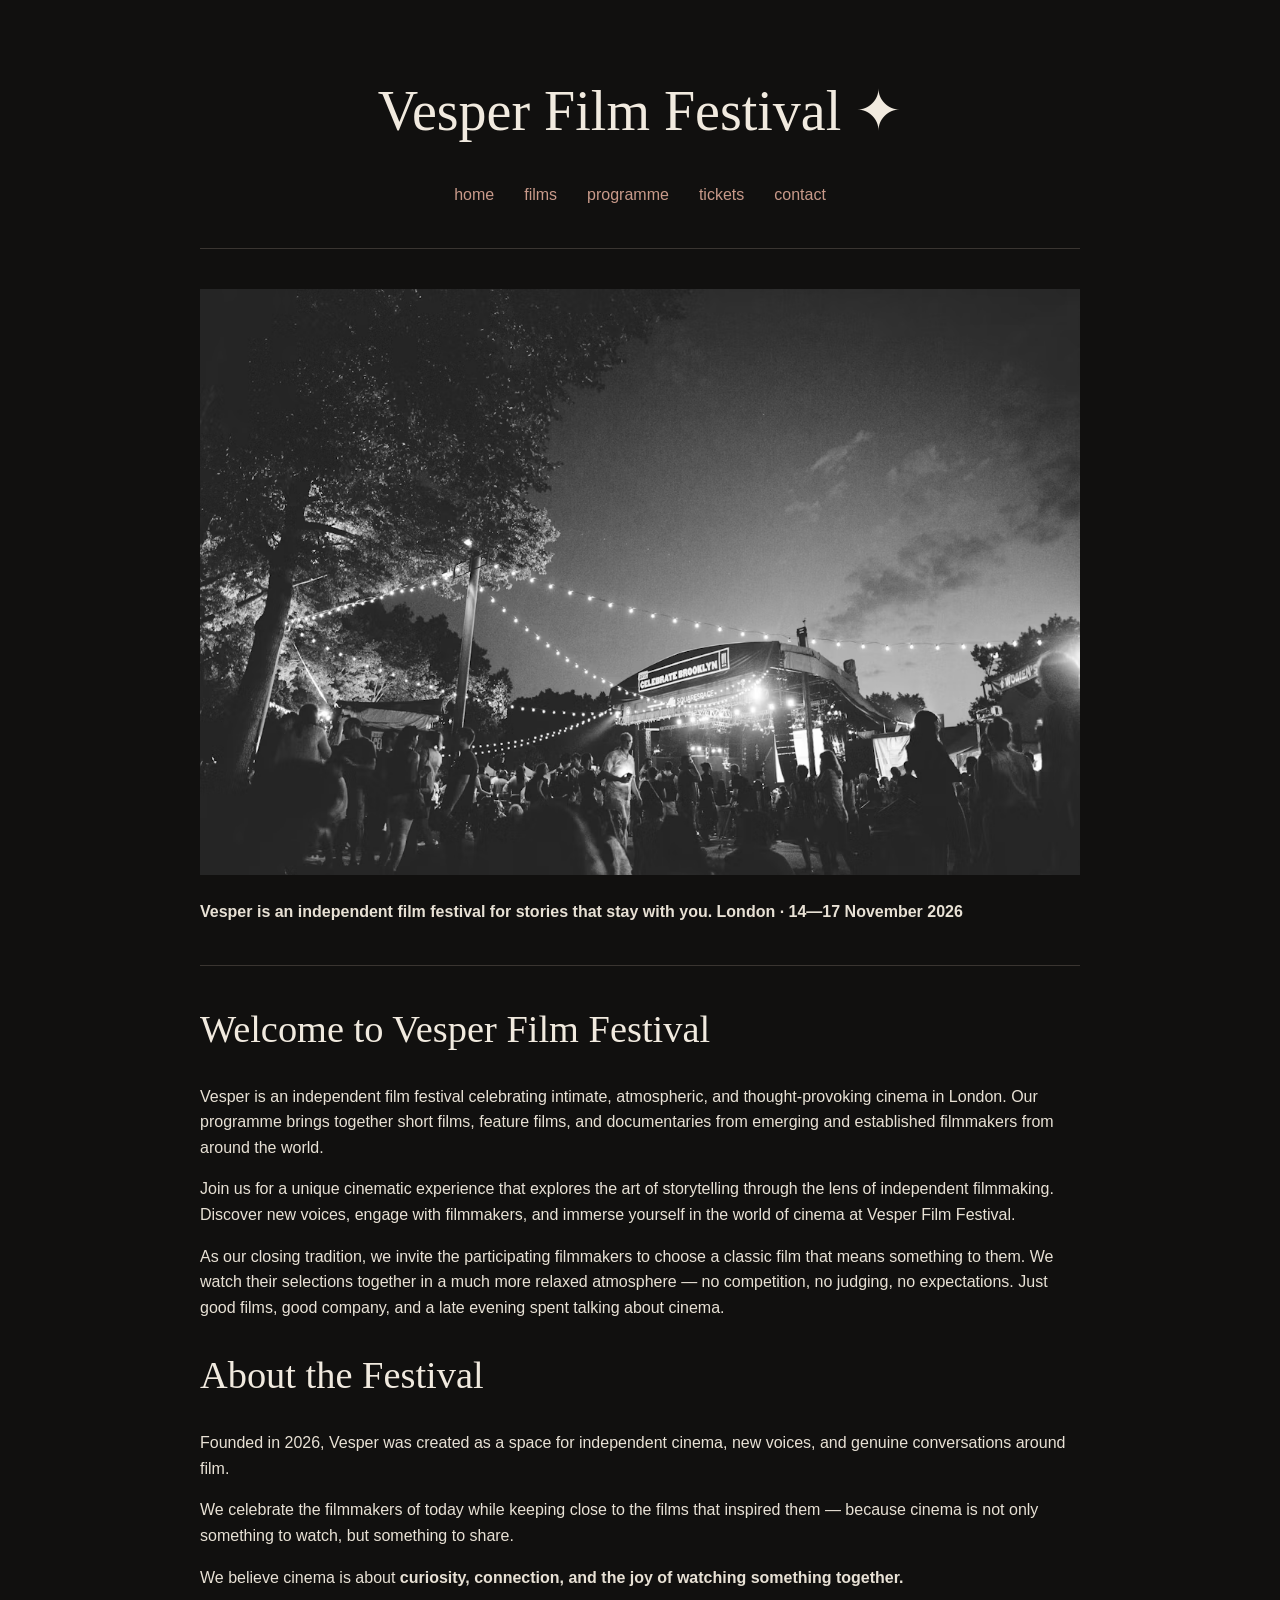
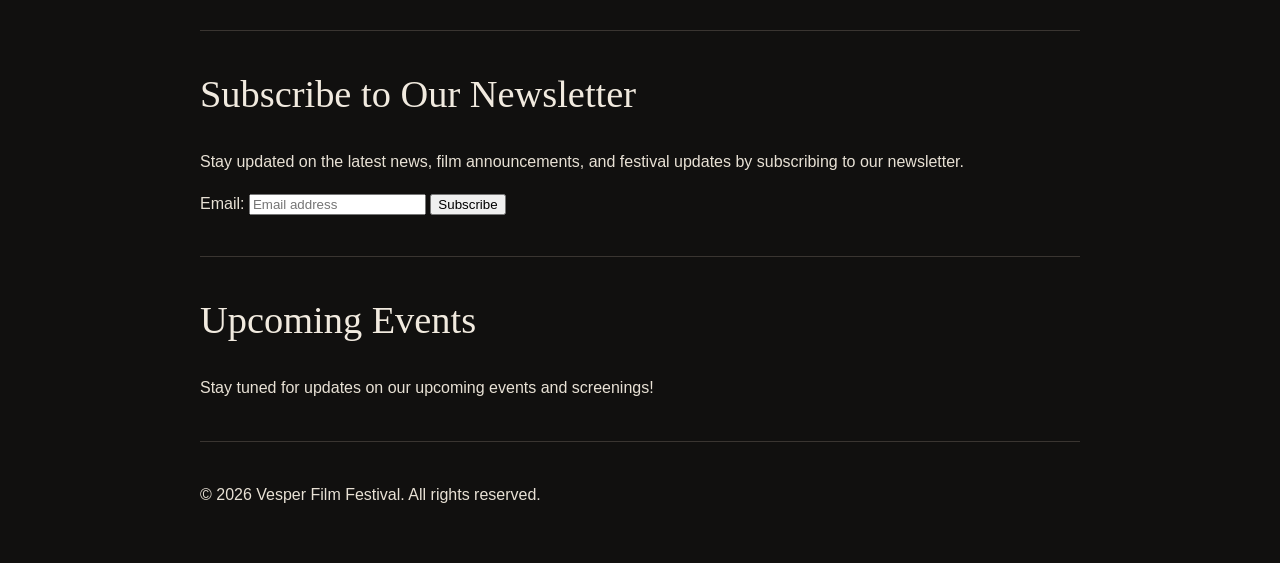
<file: index.html>
<!DOCTYPE html>
<html lang="en">

    <head>
        <meta charset="UTF-8">
        <meta name="author" content="Valeria K">
        <meta name="description" content="Vesper is a fictional independent film festival celebrating intimate, atmospheric, and thought-provoking cinema in London.">
        <meta name="keywords" content="film festival, Vesper, London, independent films, short films, film festival website">
        <title>Vesper Film Festival</title>
        <link rel="icon" href="img/video.svg" type="image/x-icon">
        <link rel="stylesheet" href="css/style.css" type="text/css">
    </head>

    <body class="container">
        <header>
            <h1 class="festival-title">Vesper Film Festival ✦</h1>
            <nav>
                <ul>
                    <li><a href="index.html">home</a></li>
                    <li><a href="filmList.html">films</a></li>
                    <li><a href="programme.html">programme</a></li>
                    <li><a href="tickets.html">tickets</a></li>
                    <li><a href="contact.html">contact</a></li>
                </ul>
            </nav>
        </header>

        <hr>

        <main>
            <article>
                <img src="img/vesper_film_festival.jpg" alt="Vesper Film Festival" description="Vesper Film Festival" width="100%">
                <p><b>Vesper is an independent film festival for stories that stay with you. London · 14—17 November 2026</b></p>
            </article>
            <hr>
            <article>
                <h2>Welcome to Vesper Film Festival</h2>
                <p>Vesper is an independent film festival celebrating intimate, atmospheric, and thought-provoking cinema in London. Our programme brings together short films, feature films, and documentaries from emerging and established filmmakers from around the world.</p>
                <p>Join us for a unique cinematic experience that explores the art of storytelling through the lens of independent filmmaking. Discover new voices, engage with filmmakers, and immerse yourself in the world of cinema at Vesper Film Festival.</p>
                <p>As our closing tradition, we invite the participating filmmakers to choose a classic film that means something to them. We watch their selections together in a much more relaxed atmosphere — no competition, no judging, no expectations. Just good films, good company, and a late evening spent talking about cinema.</p>
            </article>
            <article>
                <h2>About the Festival</h2>
                <p>Founded in 2026, Vesper was created as a space for independent cinema, new voices, and genuine conversations around film.</p>
                <p>We celebrate the filmmakers of today while keeping close to the films that inspired them — because cinema is not only something to watch, but something to share.</p>
                <p>We believe cinema is about <strong>curiosity, connection, and the joy of watching something together.</strong></p>
            </article>
            <!-- <hr>
            <article>
                <form>
                    <fieldset>
                        <legend>For Filmmakers and Artists</legend>
                        <p>Tell us a little about yourself and your project. Share your idea, the story behind it, and anything you would like us to know. We will review your submission and get back to you soon.</p>
                        <p>
                            <label for="name" ></label>
                            <input type="text" id="name" name="name" placeholder="Full name" required autoComplete="on">
                        </p>
                        <p>
                            <label for="email"></label>
                            <input type="email" id="email" name="email" placeholder="Email address" required autoComplete="on">
                        </p>
                        <p>
                            <label for="message"></label>
                            <textarea id="message" name="message" rows="4" placeholder="Please add some details about your project."></textarea>
                        </p>
                        <button type="submit">Send</button>
                    </fieldset>
                </form>
            </article> -->
            <hr>
            <article>
                <form action="https://formspree.io/f/mnqvydqk" method="POST">
                    <h2>Subscribe to Our Newsletter</h2>
                    <p>Stay updated on the latest news, film announcements, and festival updates by subscribing to our newsletter.</p>
                    <label for="email">Email:</label>
                    <input type="email" id="email" name="email" placeholder="Email address" required autoComplete="on">
                    <button type="submit">Subscribe</button>
                </form>
            </article>
            <hr>
            <article>
                <h2>Upcoming Events</h2>
                <p>Stay tuned for updates on our upcoming events and screenings!</p>
            </article>
        </main>
    </body>
    <hr>
    <footer>
        <p>© 2026 Vesper Film Festival. All rights reserved.</p>
    </footer>


</html>
</file>
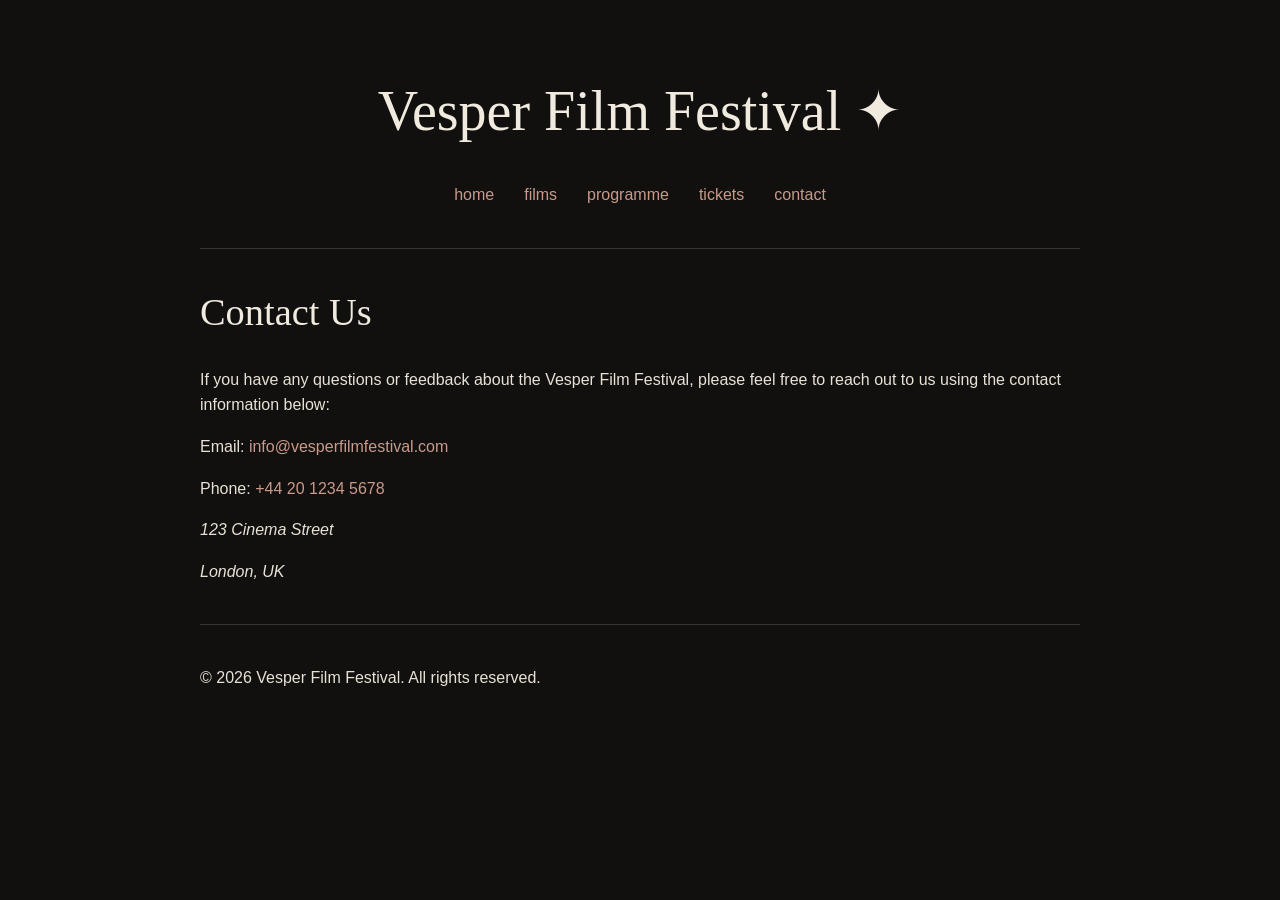
<file: contact.html>
<!DOCTYPE html>
<html lang="en">

    <head>
        <meta charset="UTF-8">
        <meta name="author" content="Valeria K">
        <meta name="description" content="Vesper is a fictional independent film festival celebrating intimate, atmospheric, and thought-provoking cinema in London.">
        <meta name="keywords" content="film festival, Vesper, London, independent films, short films, film festival website">
        <title>Vesper Film Festival - Contact</title>
        <link rel="icon" href="img/video.svg" type="image/x-icon">
        <link rel="stylesheet" href="css/style.css" type="text/css">
    </head>

    <body class="container">
        <header>
            <h1 class="festival-title">Vesper Film Festival ✦</h1>
            <nav>
                <ul>
                    <li><a href="index.html">home</a></li>
                    <li><a href="filmList.html">films</a></li>
                    <li><a href="programme.html">programme</a></li>
                    <li><a href="tickets.html">tickets</a></li>
                    <li><a href="contact.html">contact</a></li>
                </ul>
            </nav>
        </header>

        <hr>

        <main>
            <article>
                <h2>Contact Us</h2>
                <p>If you have any questions or feedback about the Vesper Film Festival, please feel free to reach out to us using the contact information below:</p>
                <p>Email: <a href="mailto:info@vesperfilmfestival.com">info@vesperfilmfestival.com</a></p>
                <p>Phone: <a href="tel:+442012345678">+44 20 1234 5678</a></p>
                <address>
                    <p>123 Cinema Street</p>
                    <p>London, UK</p>
                </address>
            </article>
        </main>
        <hr>
        <footer>
            <p>&copy; 2026 Vesper Film Festival. All rights reserved.</p>
        </footer>
    </body>
</file>
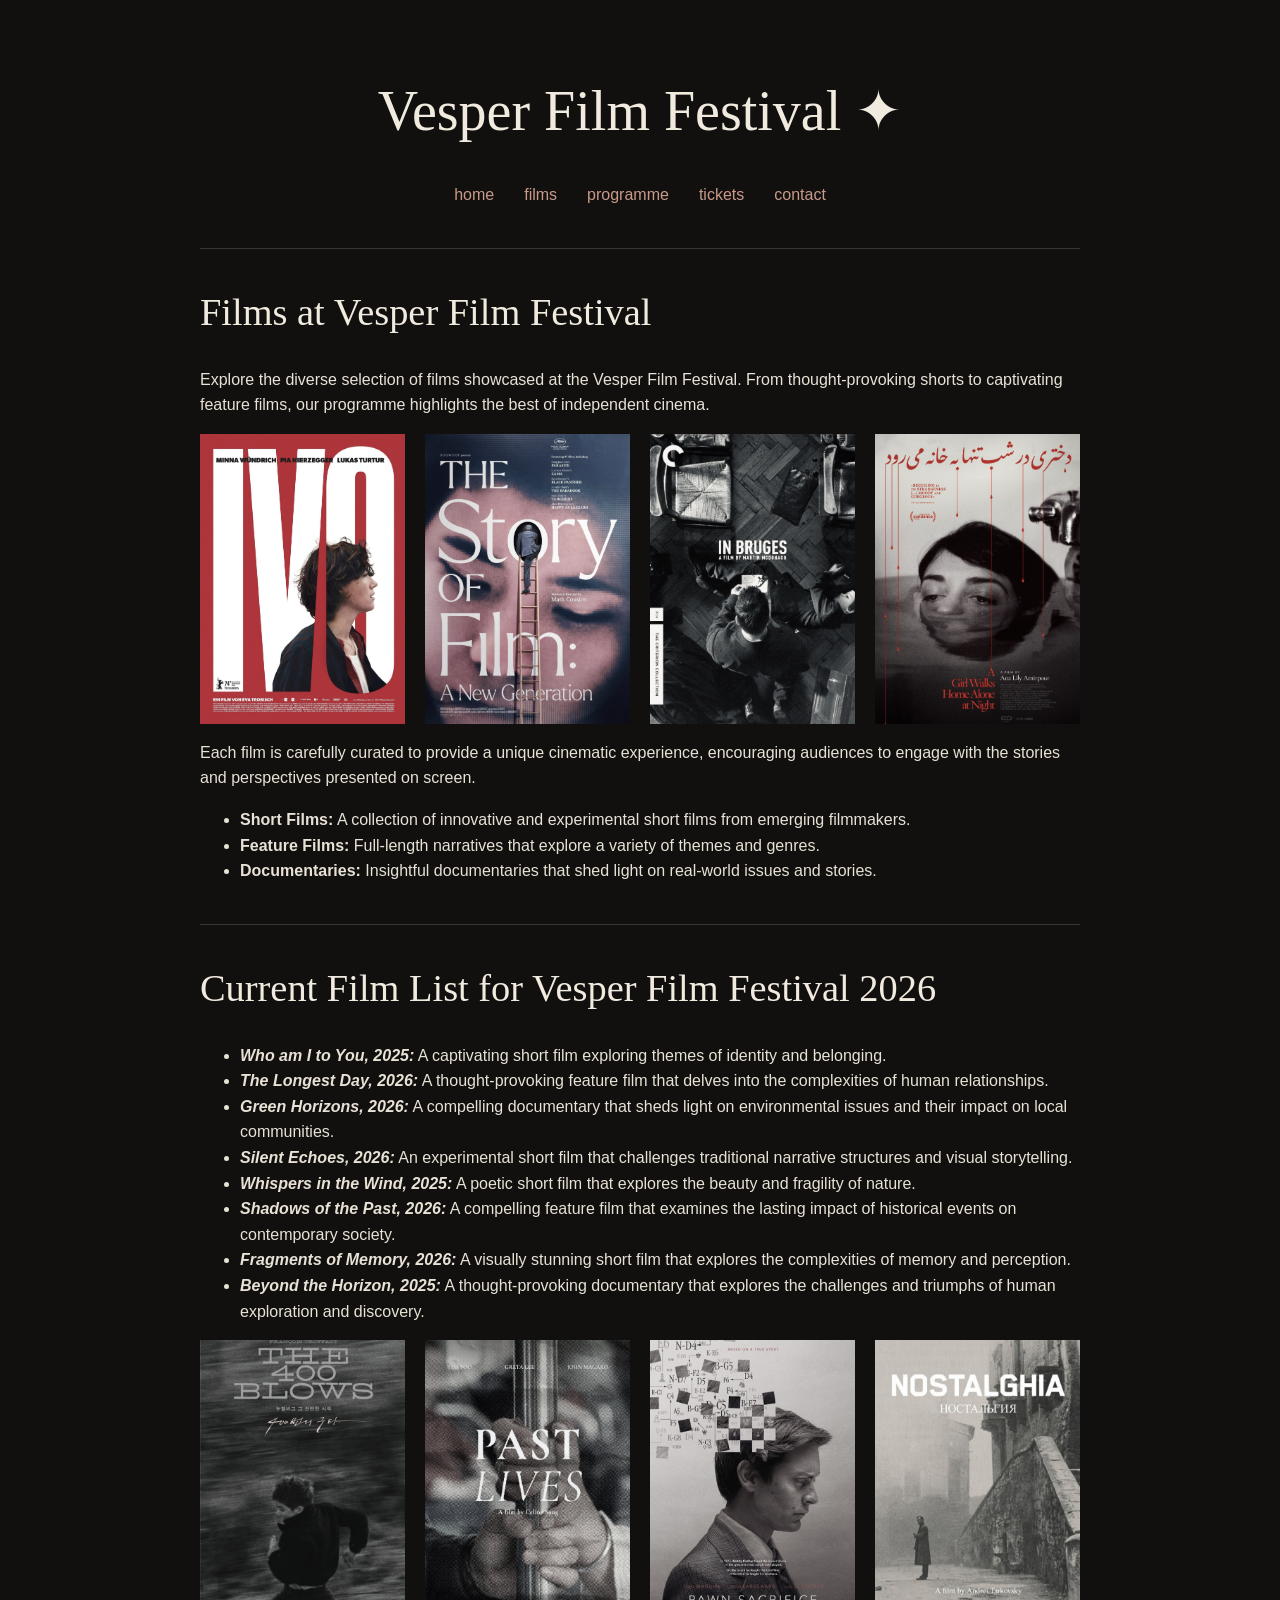
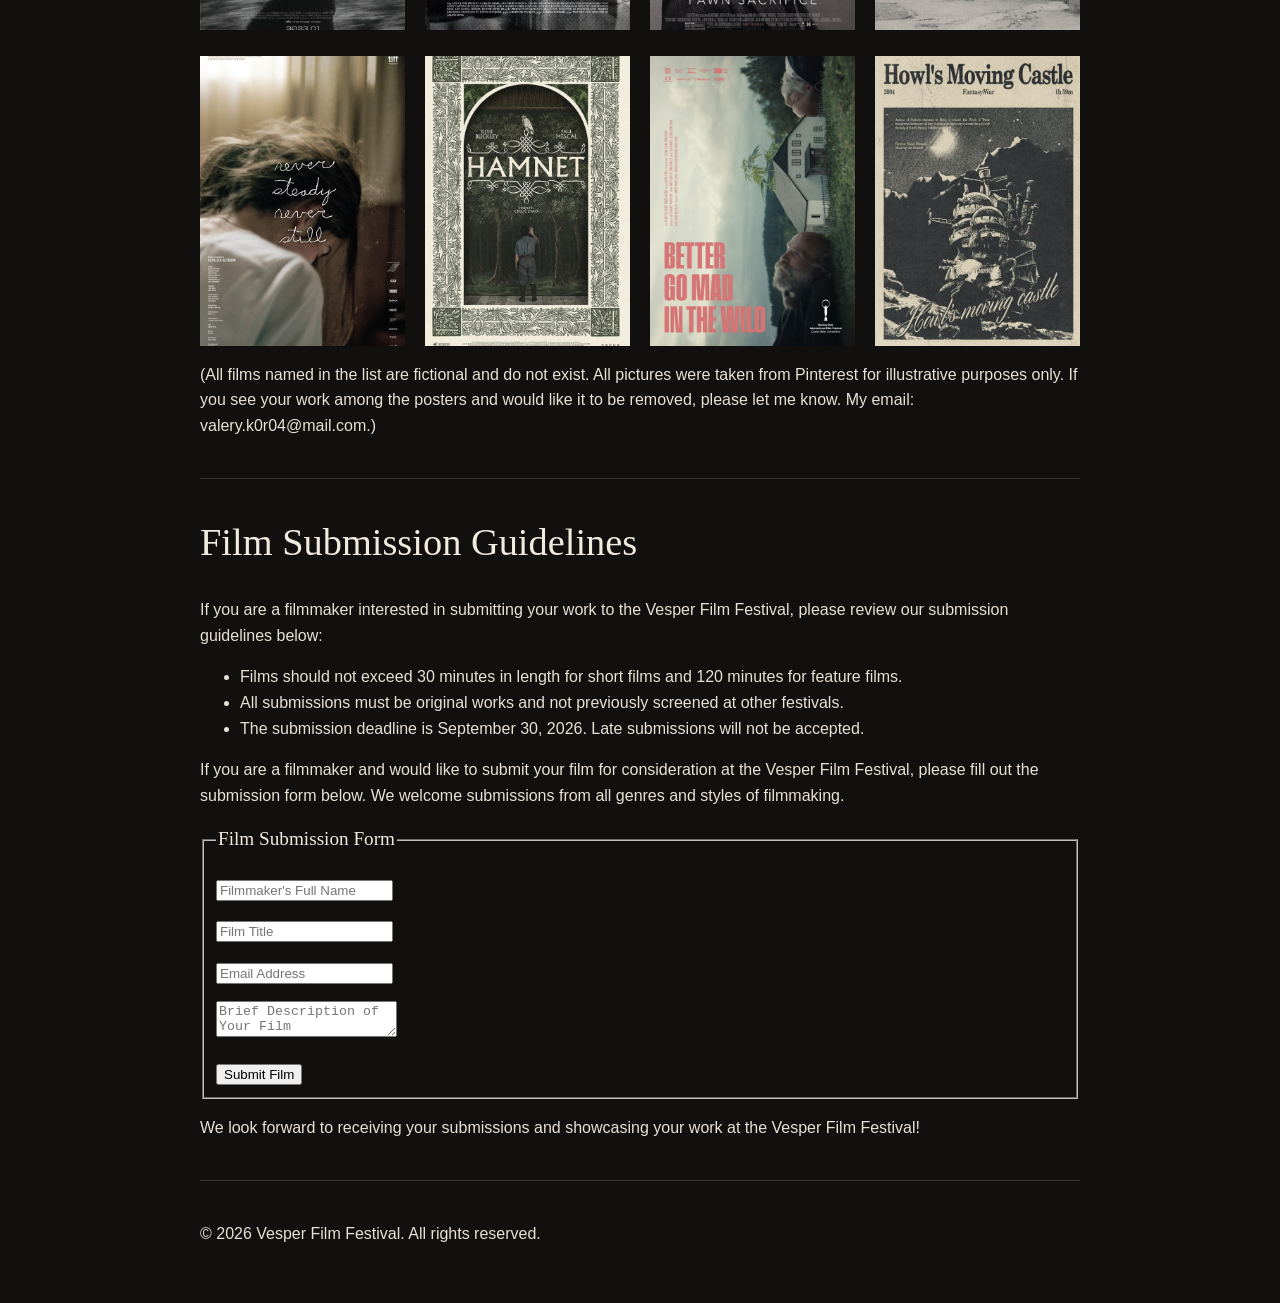
<file: filmList.html>
<!DOCTYPE html>
<html lang="en">

    <head>
        <meta charset="UTF-8">
        <meta name="author" content="Valeria K">
        <meta name="description" content="Vesper is a fictional independent film festival celebrating intimate, atmospheric, and thought-provoking cinema in London.">
        <meta name="keywords" content="film festival, Vesper, London, independent films, short films, film festival website">
        <title>Vesper Film Festival - Films</title>
        <link rel="icon" href="img/video.svg" type="image/x-icon">
        <link rel="stylesheet" href="css/style.css" type="text/css">
    </head>

    <body class="container">
        <header>
            <h1 class="festival-title">Vesper Film Festival ✦</h1>
            <nav>
                <ul>
                    <li><a href="index.html">home</a></li>
                    <li><a href="filmList.html">films</a></li>
                    <li><a href="programme.html">programme</a></li>
                    <li><a href="tickets.html">tickets</a></li>
                    <li><a href="contact.html">contact</a></li>
                </ul>
            </nav>
        </header>

        <hr>

        <main>
            <article>
                <h2>Films at Vesper Film Festival</h2>
                <p>Explore the diverse selection of films showcased at the Vesper Film Festival. From thought-provoking shorts to captivating feature films, our programme highlights the best of independent cinema.</p>
                <div class="gallery">
                    <img src="img/film1.jpg" alt="Film 1">
                    <img src="img/film2.jpg" alt="Film 2">
                    <img src="img/film3.jpg" alt="Film 3">
                    <img src="img/film4.jpg" alt="Film 4">
                </div>
                <p>Each film is carefully curated to provide a unique cinematic experience, encouraging audiences to engage with the stories and perspectives presented on screen.</p>
                <ul>
                    <li><strong>Short Films:</strong> A collection of innovative and experimental short films from emerging filmmakers.</li>
                    <li><strong>Feature Films:</strong> Full-length narratives that explore a variety of themes and genres.</li>
                    <li><strong>Documentaries:</strong> Insightful documentaries that shed light on real-world issues and stories.</li>
                </ul>
            </article>
            <hr>
            <article>
                <h2>Current Film List for Vesper Film Festival 2026</h2>
                <ul>
                    <li><strong><i>Who am I to You, 2025:</i></strong> A captivating short film exploring themes of identity and belonging.</li>
                    <li><strong><i>The Longest Day, 2026:</i></strong> A thought-provoking feature film that delves into the complexities of human relationships.</li>
                    <li><strong><i>Green Horizons, 2026:</i></strong> A compelling documentary that sheds light on environmental issues and their impact on local communities.</li>
                    <li><strong><i>Silent Echoes, 2026:</i></strong> An experimental short film that challenges traditional narrative structures and visual storytelling.</li>
                    <li><strong><i>Whispers in the Wind, 2025:</i></strong> A poetic short film that explores the beauty and fragility of nature.</li>
                    <li><strong><i>Shadows of the Past, 2026:</i></strong> A compelling feature film that examines the lasting impact of historical events on contemporary society.</li>
                    <li><strong><i>Fragments of Memory, 2026:</i></strong> A visually stunning short film that explores the complexities of memory and perception.</li>
                    <li><strong><i>Beyond the Horizon, 2025:</i></strong> A thought-provoking documentary that explores the challenges and triumphs of human exploration and discovery.</li>
                </ul>
                <div class="gallery">
                    <img src="img/film5.jpg" alt="Film 5">
                    <img src="img/film6.jpg" alt="Film 6">
                    <img src="img/film7.jpg" alt="Film 7">
                    <img src="img/film8.jpg" alt="Film 8">
                </div>
                <br>
                <div class="gallery">
                    <img src="img/film9.jpg" alt="Film 9">
                    <img src="img/film10.jpg" alt="Film 10">
                    <img src="img/film11.jpg" alt="Film 11">
                    <img src="img/film12.jpg" alt="Film 12">
                </div>
                <p>(All films named in the list are fictional and do not exist. All pictures were taken from Pinterest for illustrative purposes only. If you see your work among the posters and would like it to be removed, please let me know. My email: valery.k0r04@mail.com.)</p>
            </article>
            <hr>
            <article>
                <h2>Film Submission Guidelines</h2>
                <p>If you are a filmmaker interested in submitting your work to the Vesper Film Festival, please review our submission guidelines below:</p>
                <ul>
                    <li>Films should not exceed 30 minutes in length for short films and 120 minutes for feature films.</li>
                    <li>All submissions must be original works and not previously screened at other festivals.</li>
                    <li>The submission deadline is September 30, 2026. Late submissions will not be accepted.</li>
                </ul>
                <p>If you are a filmmaker and would like to submit your film for consideration at the Vesper Film Festival, please fill out the submission form below. We welcome submissions from all genres and styles of filmmaking.</p>
                <form>
                    <fieldset>
                        <legend>Film Submission Form</legend>
                        <p>
                            <label for="filmmaker-name"></label>
                            <input type="text" id="filmmaker-name" name="filmmaker-name" placeholder="Filmmaker's Full Name" required autoComplete="on">
                        </p>
                        <p>
                            <label for="film-title"></label>
                            <input type="text" id="film-title" name="film-title" placeholder="Film Title" required autoComplete="on">
                        </p>
                        <p>
                            <label for="email"></label>
                            <input type="email" id="email" name="email" placeholder="Email Address" required autoComplete="on">
                        </p>
                        <p>
                            <label for="film-description"></label>
                            <textarea id="film-description" name="film-description" placeholder="Brief Description of Your Film" required></textarea>
                        </p>
                        <button type="submit">Submit Film</button>
                    </fieldset>
                </form>
                <p>We look forward to receiving your submissions and showcasing your work at the Vesper Film Festival!</p>
            </article>
        </main>
        <hr>
        <footer>
            <p>&copy; 2026 Vesper Film Festival. All rights reserved.</p>
        </footer>
    </body>
</file>
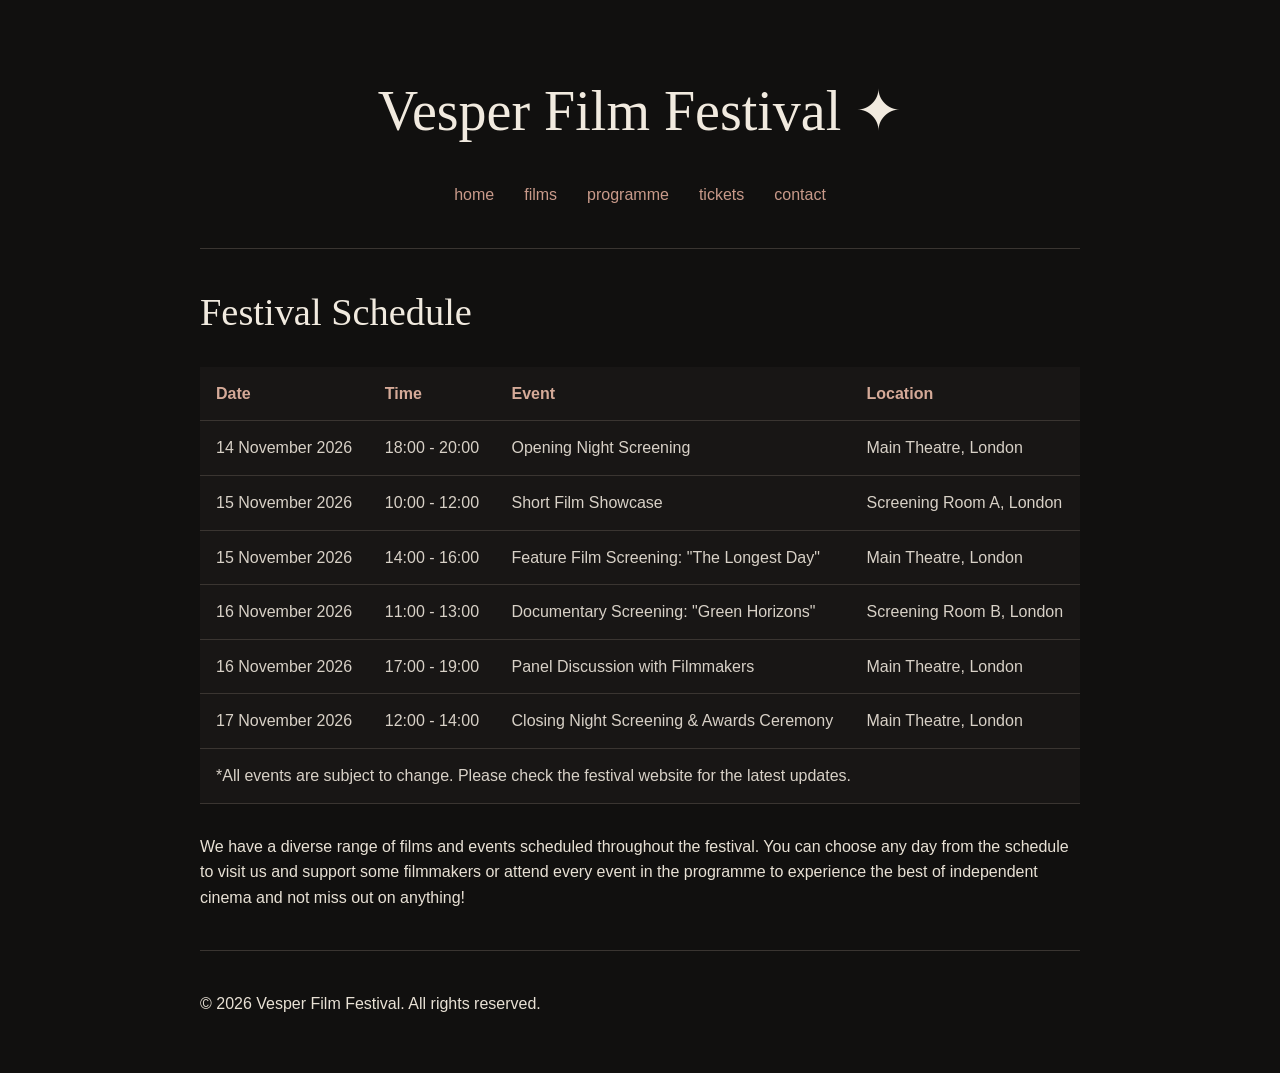
<file: programme.html>
<!DOCTYPE html>
<html lang="en">

    <head>
        <meta charset="UTF-8">
        <meta name="author" content="Valeria K">
        <meta name="description" content="Vesper is a fictional independent film festival celebrating intimate, atmospheric, and thought-provoking cinema in London.">
        <meta name="keywords" content="film festival, Vesper, London, independent films, short films, film festival website">
        <title>Vesper Film Festival - Programme</title>
        <link rel="icon" href="img/video.svg" type="image/x-icon">
        <link rel="stylesheet" href="css/style.css" type="text/css">
    </head>

    <body class="container">
        <header>
            <h1 class="festival-title">Vesper Film Festival ✦</h1>
            <nav>
                <ul>
                    <li><a href="index.html">home</a></li>
                    <li><a href="filmList.html">films</a></li>
                    <li><a href="programme.html">programme</a></li>
                    <li><a href="tickets.html">tickets</a></li>
                    <li><a href="contact.html">contact</a></li>
                </ul>
            </nav>
        </header>

        <hr>

        <main>
            <article>
                <h2>Festival Schedule</h2>
                <table>
                    <thead>
                        <tr>
                            <th>Date</th>
                            <th>Time</th>
                            <th>Event</th>
                            <th>Location</th>
                        </tr>
                    </thead>
                    <tbody>
                        <tr>
                            <td>14 November 2026</td>
                            <td>18:00 - 20:00</td>
                            <td>Opening Night Screening</td>
                            <td>Main Theatre, London</td>
                        </tr>
                        <tr>
                            <td>15 November 2026</td>
                            <td>10:00 - 12:00</td>
                            <td>Short Film Showcase</td>
                            <td>Screening Room A, London</td>
                        </tr>
                        <tr>
                            <td>15 November 2026</td>
                            <td>14:00 - 16:00</td>
                            <td>Feature Film Screening: "The Longest Day"</td>
                            <td>Main Theatre, London</td>
                        </tr>
                        <tr>
                            <td>16 November 2026</td>
                            <td>11:00 - 13:00</td>
                            <td>Documentary Screening: "Green Horizons"</td>
                            <td>Screening Room B, London</td>
                        </tr>
                        <tr>
                            <td>16 November 2026</td>
                            <td>17:00 - 19:00</td>
                            <td>Panel Discussion with Filmmakers</td>
                            <td>Main Theatre, London</td>
                        </tr>
                        <tr>
                            <td>17 November 2026</td>
                            <td>12:00 - 14:00</td>
                            <td>Closing Night Screening & Awards Ceremony</td>
                            <td>Main Theatre, London</td>
                        </tr>
                    </tbody>
                    <tfoot>
                        <tr>
                            <td colspan="4">*All events are subject to change. Please check the festival website for the latest updates.</td>
                        </tr>
                    </tfoot>
                </table>
            </article>
            <article>
                <p>We have a diverse range of films and events scheduled throughout the festival. You can choose any day from the schedule to visit us and support some filmmakers or attend every event in the programme to experience the best of independent cinema and not miss out on anything!</p>
            </article>
        </main>
        <hr>
        <footer>
            <p>&copy; 2026 Vesper Film Festival. All rights reserved.</p>
        </footer>
    </body>
</file>
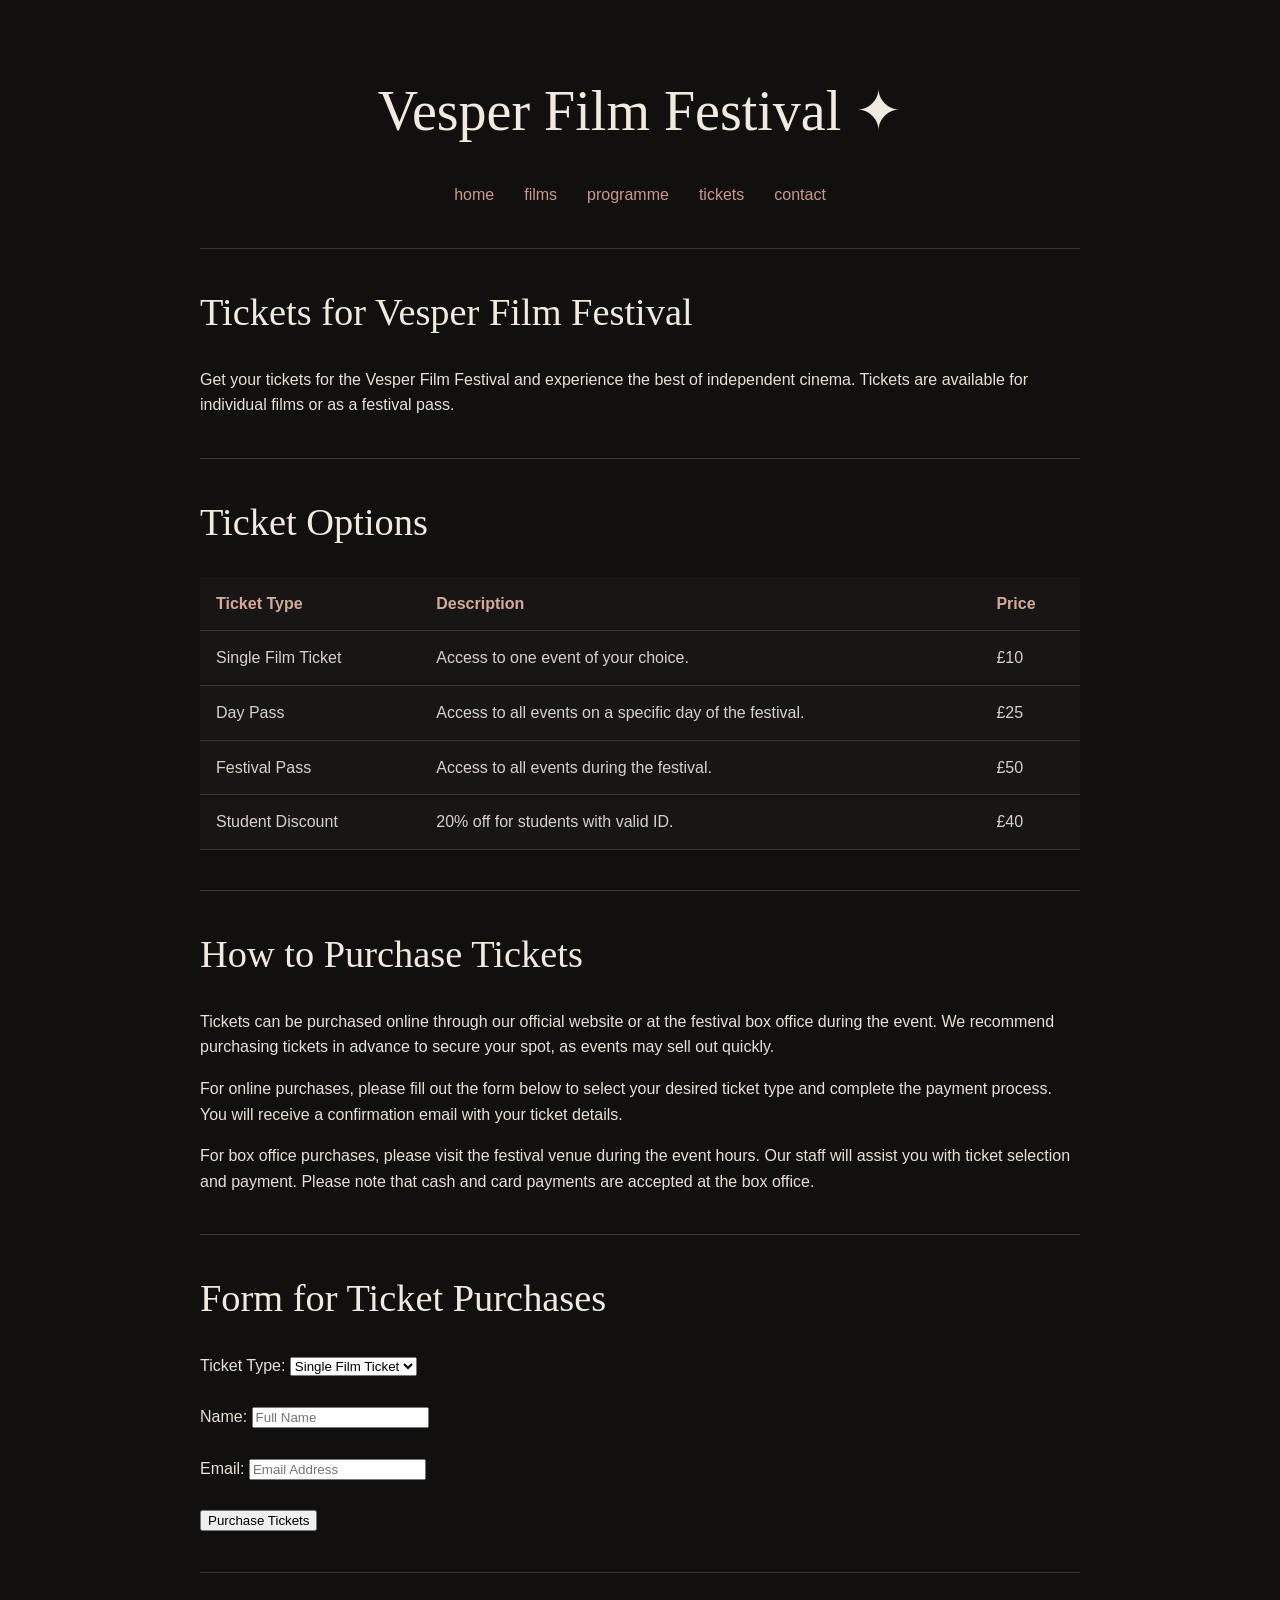
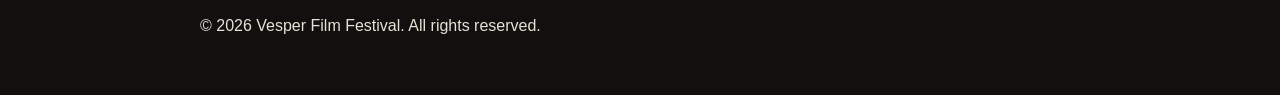
<file: tickets.html>
<!DOCTYPE html>
<html lang="en">

    <head>
        <meta charset="UTF-8">
        <meta name="author" content="Valeria K">
        <meta name="description" content="Vesper is a fictional independent film festival celebrating intimate, atmospheric, and thought-provoking cinema in London.">
        <meta name="keywords" content="film festival, Vesper, London, independent films, short films, film festival website">
        <title>Vesper Film Festival - Tickets</title>
        <link rel="icon" href="img/video.svg" type="image/x-icon">
        <link rel="stylesheet" href="css/style.css" type="text/css">
    </head>

    <body class="container">
        <header>
            <h1 class="festival-title">Vesper Film Festival ✦</h1>
            <nav>
                <ul>
                    <li><a href="index.html">home</a></li>
                    <li><a href="filmList.html">films</a></li>
                    <li><a href="programme.html">programme</a></li>
                    <li><a href="tickets.html">tickets</a></li>
                    <li><a href="contact.html">contact</a></li>
                </ul>
            </nav>
        </header>

        <hr>

        <main>
            <article>
                <h2>Tickets for Vesper Film Festival</h2>
                <p>Get your tickets for the Vesper Film Festival and experience the best of independent cinema. Tickets are available for individual films or as a festival pass.</p>
            </article>
            <hr>
            <article>
                <h2>Ticket Options</h2>
                <table>
                    <tr>
                        <th>Ticket Type</th>
                        <th>Description</th>
                        <th>Price</th>
                    </tr>
                    <tr>
                        <td>Single Film Ticket</td>
                        <td>Access to one event of your choice.</td>
                        <td>£10</td>
                    </tr>
                    <tr>
                        <td>Day Pass</td>
                        <td>Access to all events on a specific day of the festival.</td>
                        <td>£25</td>
                    </tr>
                    <tr>
                        <td>Festival Pass</td>
                        <td>Access to all events during the festival.</td>
                        <td>£50</td>
                    </tr>
                    <tr>
                        <td>Student Discount</td>
                        <td>20% off for students with valid ID.</td>
                        <td>£40</td>
                    </tr>
                </table>
            </article>
            <hr>
            <article>
                <h2>How to Purchase Tickets</h2>
                <p>Tickets can be purchased online through our official website or at the festival box office during the event. We recommend purchasing tickets in advance to secure your spot, as events may sell out quickly.</p>
                <p>For online purchases, please fill out the form below to select your desired ticket type and complete the payment process. You will receive a confirmation email with your ticket details.</p>
                <p>For box office purchases, please visit the festival venue during the event hours. Our staff will assist you with ticket selection and payment. Please note that cash and card payments are accepted at the box office.</p>
            </article>
            <hr>
            <article>
                <h2>Form for Ticket Purchases</h2>
                <form action="submit_ticket_form.php" method="post">
                    <label for="ticket_type">Ticket Type:</label>
                    <select id="ticket_type" name="ticket_type" required>
                        <option value="single">Single Film Ticket</option>
                        <option value="day">Day Pass</option>
                        <option value="festival">Festival Pass</option>
                        <option value="student">Student Discount</option>
                    </select>
                    <br><br>
                    <label for="name">Name:</label>
                    <input type="text" id="name" name="name" required placeholder="Full Name">
                    <br><br>
                    <label for="email">Email:</label>
                    <input type="email" id="email" name="email" required placeholder="Email Address">
                    <br><br>
                    <input type="submit" value="Purchase Tickets">
                </form>
            </article>
        </main>
        <hr>
        <footer>
            <p>&copy; 2026 Vesper Film Festival. All rights reserved.</p>
        </footer>
    </body>
</file>
<file: css/style.css>
* {
    box-sizing: border-box;
}

html {
    scroll-behavior: smooth;
}

body {
    margin: 0;
    min-width: 320px;

    background-color: #11100f;
    color: #e8e1d5;

    font-family: Arial, Helvetica, sans-serif;
    font-size: 16px;
    line-height: 1.6;
}

.container {
    width: 90%;
    max-width: 1000px;
    margin: 0 auto;
    padding: 40px 60px;
    box-sizing: border-box;
}

h1, h2, h3 {
    font-family: Georgia, "Times New Roman", serif;
    font-weight: 400;
    line-height: 1.2;
    color: #f1eadf;
}

h1 {
    font-size: clamp(2rem, 5vw, 3.5rem);
}

h2 {
    font-size: clamp(1.6rem, 3.5vw, 2.4rem);
}

h3 {
    font-size: clamp(1.25rem, 2.5vw, 1.7rem);
}

.festival-title {
    text-align: center;
}

a {
    color: #c99a8a;
    text-decoration: none;
}

a:hover {
    color: #e5b9a8;
    text-decoration: underline;
}

hr {
    border: 0;
    border-top: 1px solid #3a3531;
    margin: 40px 0;
}

/* figcaption {
    width: 100%;
    margin-top: 0;
    color: #adada7;
    font-size: 14px;
    font-style: italic;
}

figure img {
    width: 100%;
    display: block;
} */

table {
    width: 100%;
    border-collapse: collapse;
    margin: 30px 0;
    background-color: #181615;
}

caption {
    margin-bottom: 12px;

    font-family: Georgia, "Times New Roman", serif;
    font-size: 1.3rem;
    color: #f1eadf;
    text-align: left;
}

th, td {
    padding: 14px 16px;
    border-bottom: 1px solid #3a3531;
    text-align: left;
}

th {
    color: #d5aa98;
    font-weight: 600;
}

td {
    color: #d8d1c7;
}

tbody tr:hover {
    background-color: #211d1b;
}

legend {
    font-family: Georgia, "Times New Roman", serif;
    font-size: 1.2rem;
    color: #f1eadf;
}

nav ul {
    display: flex;
    flex-direction: row;
    flex-wrap: nowrap;

    justify-content: center;
    align-items: center;
    gap: 30px;

    margin: 0;
    padding: 0;

    list-style: none;
}

.gallery {
    display: flex;
    gap: 20px;
    width: 100%;
}

.gallery img {
    width: calc((100% - 60px) / 4);
    height: auto;
    object-fit: cover;
}

@media (max-width: 600px) {
    .gallery {
        gap: 10px;
    }

    .gallery img {
        width: calc((100% - 30px) / 4);
    }
}
</file>
